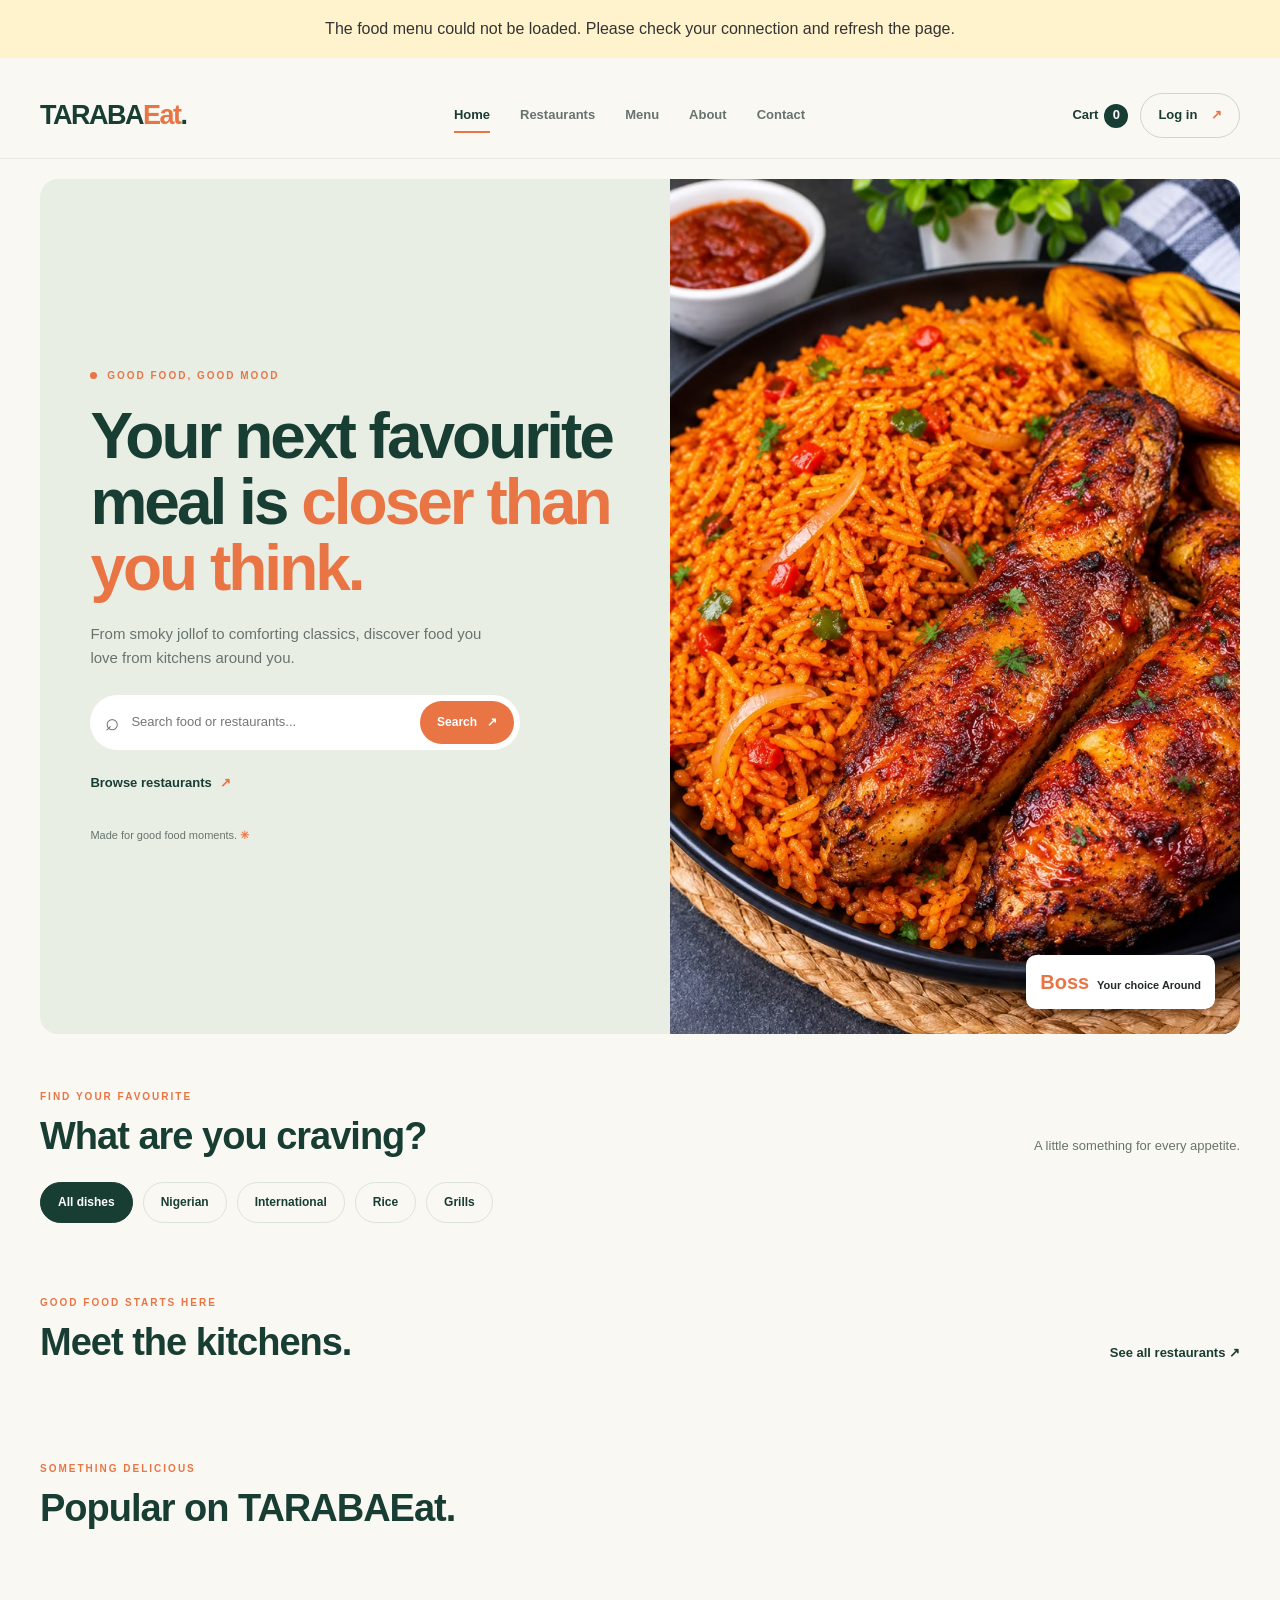
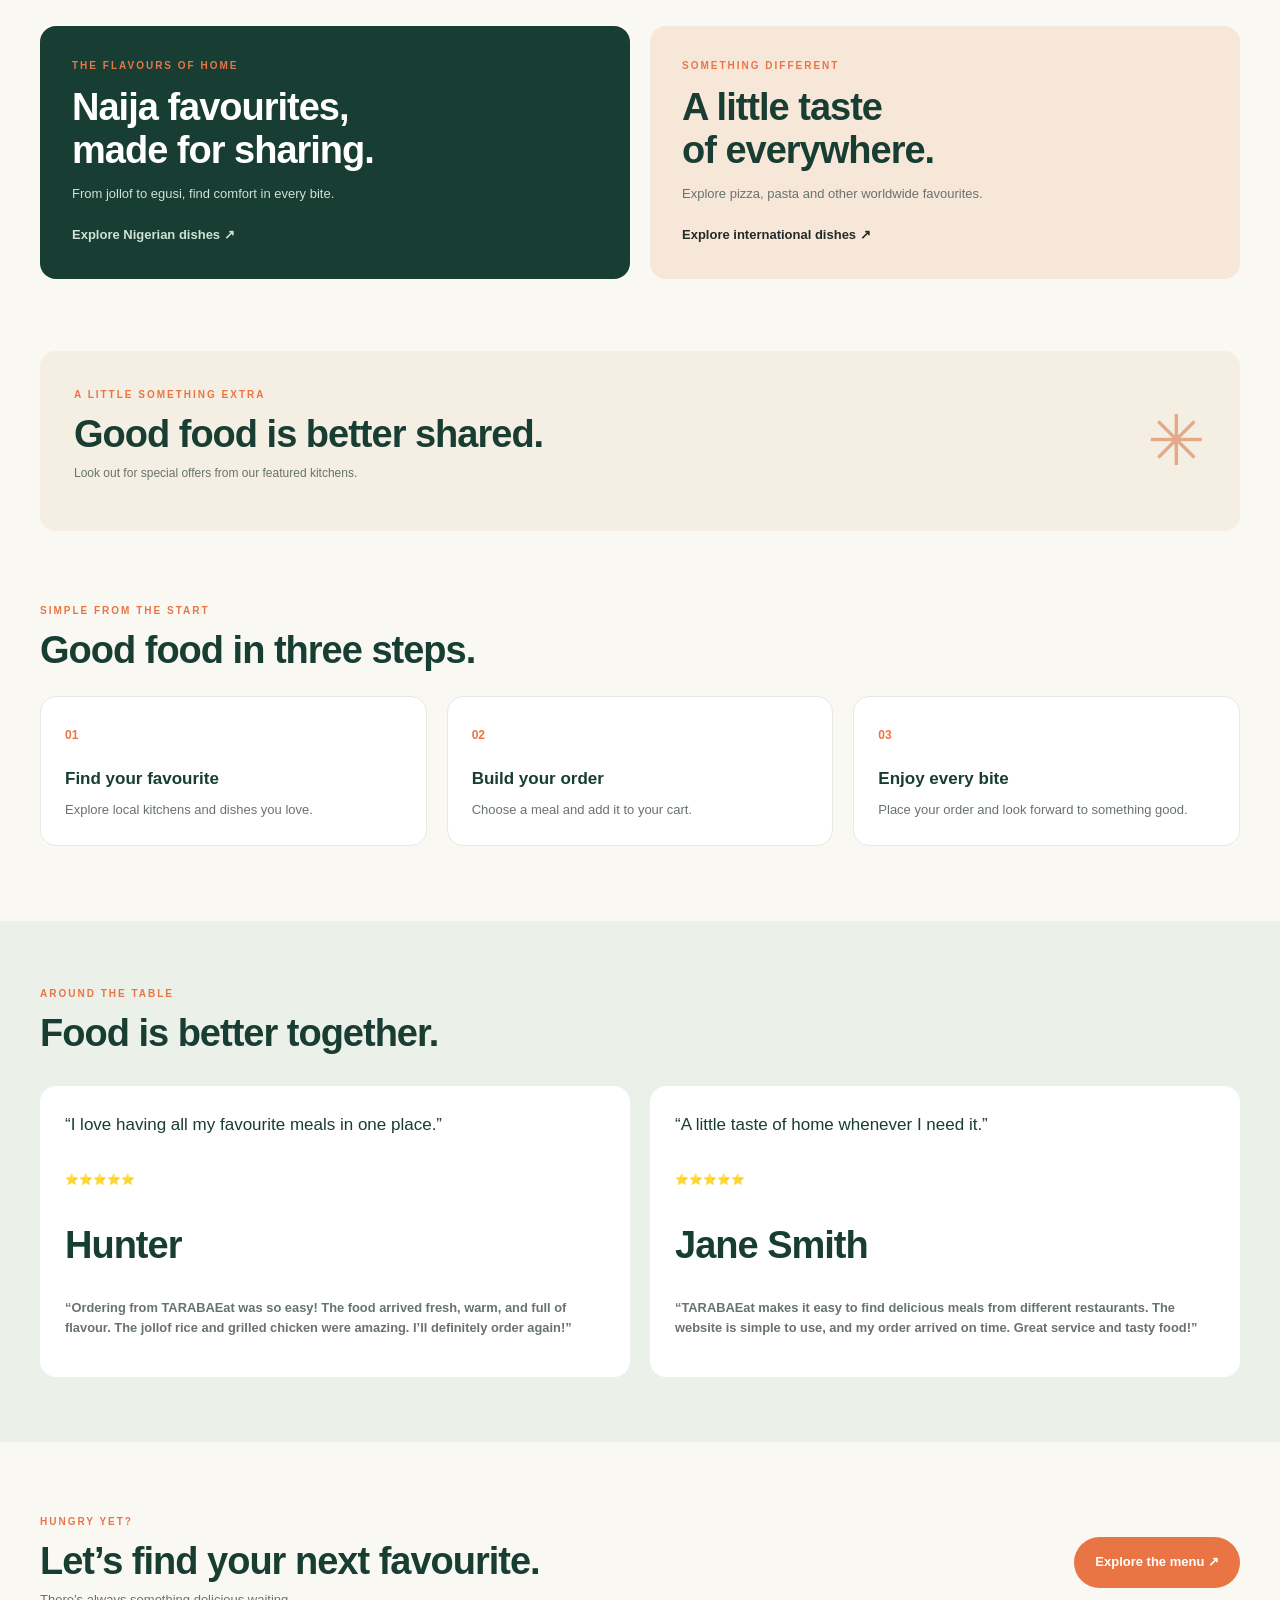
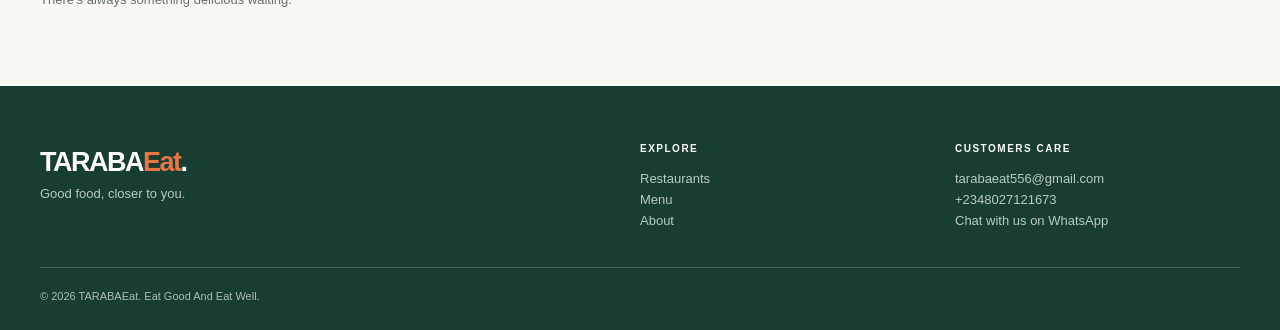
<file: index.html>
<!DOCTYPE html>
<html lang="en">

<head>
  <meta charset="UTF-8">

  <meta
    name="viewport"
    content="width=device-width, initial-scale=1.0"
  >

  <meta name="theme-color" content="#183D32">

  <title>TARABAEat — Good food, closer to you</title>

  <!-- Shared styles -->
  <link rel="stylesheet" href="style.css">

  <link rel="stylesheet" href="cart.css">

  <!-- Homepage styles -->
  <link rel="stylesheet" href="home.css">

  <!-- Mobile and tablet styles -->
  <link rel="stylesheet" href="responsive.css">

  <!-- One JavaScript file for the project -->
  <script src="script.js" defer></script>
</head>

<body>

  <!-- Navigation bar -->
  <header class="site-header">

    <nav class="container navigation" aria-label="Main navigation">

      <a class="logo" href="#home">
        TARABA<span>Eat</span><i>.</i>
      </a>

      <div class="nav-links">
        <a class="active" href="#home">Home</a>
        <a href="#restaurants">Restaurants</a>
        <a href="#dishes">Menu</a>
        <a href="#about">About</a>
        <a href="#contact">Contact</a>
      </div>
<div class="header-actions">
  <a class="cart-nav" href="cart.html">
    Cart <span data-cart-count>0</span>
  </a>

  <button
    class="login-button"
    id="open-login"
    type="button"
  >
    Log in <span>↗</span>
  </button>
</div>

    </nav>

  </header>


  <main id="home">

    <!-- Hero section -->
    <section
      class="hero container"
      aria-labelledby="hero-title"
    >

      <div class="hero-copy">

        <p class="eyebrow">
          <span></span>
          GOOD FOOD, GOOD MOOD
        </p>

        <h1 id="hero-title">
          Your next favourite meal is
          <em>closer than you think.</em>
        </h1>

        <p>
          From smoky jollof to comforting classics,
          discover food you love from kitchens around you.
        </p>

        <form
          id="food-search"
          class="search-form"
          role="search"
        >

          <label
            class="visually-hidden"
            for="search-input"
          >
            Search food or restaurants
          </label>

          <span aria-hidden="true">⌕</span>

          <input
            id="search-input"
            type="search"
            placeholder="Search food or restaurants..."
          >

          <button type="submit">
            Search <span>↗</span>
          </button>

        </form>

        <a class="text-link" href="#restaurants">
          Browse restaurants <span>↗</span>
        </a>

        <p class="hero-note">
          Made for good food moments. <strong>✳</strong>
        </p>

      </div>

      <div
        class="hero-image photo"
        data-placeholder="Jollof rice & grilled chicken"
      >

        <img
          src="image/Jollof Rice with Grilled Chicken.jpg"
          alt="Jollof rice
           served with grilled chicken"
        >

        <span class="hero-tag">
          <b>Boss</b> Your choice Around
        </span>

      </div>

    </section>


    <!-- Food categories -->
    <section
      class="container section categories-section"
      aria-labelledby="category-title"
    >

      <div class="section-heading">

        <div>
          <p class="eyebrow">FIND YOUR FAVOURITE</p>
          <h2 id="category-title">What are you craving?</h2>
        </div>

        <p>A little something for every appetite.</p>

      </div>

      <div class="category-list" aria-label="Dish categories">

        <button
          class="category active"
          data-filter="All"
          aria-pressed="true"
        >
          All dishes
        </button>

        <button
          class="category"
          data-filter="Nigerian"
          aria-pressed="false"
        >
          Nigerian
        </button>

        <button
          class="category"
          data-filter="International"
          aria-pressed="false"
        >
          International
        </button>

        <button
          class="category"
          data-filter="Rice"
          aria-pressed="false"
        >
          Rice
        </button>

        <button
          class="category"
          data-filter="Grills"
          aria-pressed="false"
        >
          Grills
        </button>

      </div>

    </section>


    <!-- Featured restaurants -->
    <section
      id="restaurants"
      class="container section"
      aria-labelledby="restaurants-title"
    >

      <div class="section-heading">

        <div>
          <p class="eyebrow">GOOD FOOD STARTS HERE</p>
          <h2 id="restaurants-title">Meet the kitchens.</h2>
        </div>

        <a class="text-link" href="restaurants.html">
  See all restaurants ↗
</a>

      </div>

      <!-- JavaScript will display the restaurants here -->
      <div
        id="restaurant-list"
        class="restaurant-grid"
      ></div>

    </section>


    <!-- Popular dishes -->
    <section
      id="dishes"
      class="container section"
      aria-labelledby="dishes-title"
    >

      <div class="section-heading">

        <div>
          <p class="eyebrow">SOMETHING DELICIOUS</p>
          <h2 id="dishes-title">Popular on TARABAEat.</h2>
        </div>

      </div>

      <p
        id="search-status"
        class="search-status"
        aria-live="polite"
      ></p>

      <!-- JavaScript will display the dishes here -->
      <div id="dish-list" class="dish-grid"></div>

    </section>


    <!-- Nigerian and international food -->
    <section
      class="container feature-grid section"
      aria-label="Explore our cuisines"
    >

      <article class="feature feature-green">

        <p class="eyebrow">THE FLAVOURS OF HOME</p>

        <h2>
          Naija favourites,<br>
          made for sharing.
        </h2>

        <p>
          From jollof to egusi, find comfort in every bite.
        </p>

        <a href="#dishes" data-cuisine="Nigerian">
          Explore Nigerian dishes ↗
        </a>

      </article>


      <article class="feature feature-peach">

        <p class="eyebrow">SOMETHING DIFFERENT</p>

        <h2>
          A little taste<br>
          of everywhere.
        </h2>

        <p>
          Explore pizza, pasta and other worldwide favourites.
        </p>

        <a href="#dishes" data-cuisine="International">
          Explore international dishes ↗
        </a>

      </article>

    </section>


    <!-- Special offer -->
    <section
      class="container section offer"
      aria-label="Special offers"
    >

      <div>

        <p class="eyebrow">A LITTLE SOMETHING EXTRA</p>

        <h2>Good food is better shared.</h2>

        <p>
          Look out for special offers from our featured kitchens.
        </p>

      </div>

      <span aria-hidden="true">✳</span>

    </section>


    <!-- How TARABAEat works -->
    <section
      id="about"
      class="container section"
      aria-labelledby="how-title"
    >

      <div class="section-heading">

        <div>
          <p class="eyebrow">SIMPLE FROM THE START</p>
          <h2 id="how-title">Good food in three steps.</h2>
        </div>

      </div>

      <div class="steps">

        <article>
          <span>01</span>
          <h3>Find your favourite</h3>
          <p>Explore local kitchens and dishes you love.</p>
        </article>

        <article>
          <span>02</span>
          <h3>Build your order</h3>
          <p>Choose a meal and add it to your cart.</p>
        </article>

        <article>
          <span>03</span>
          <h3>Enjoy every bite</h3>
          <p>Place your order and look forward to something good.</p>
        </article>

      </div>

    </section>

    <section class="testimonials">

      <div class="container">

        <p class="eyebrow">AROUND THE TABLE</p>

        <h2>Food is better together.</h2>

        <div class="quote-grid">

         <blockquote>
  “I love having all my favourite meals in one place.”

  <cite>
    <br>
    ⭐⭐⭐⭐⭐
    <br><br><br>

    <h2>Hunter</h2>
    <span class="review-text">
      <h3>“Ordering from TARABAEat was so easy!
      The food arrived fresh, warm, and full of flavour.
      The jollof rice and grilled chicken were amazing.
      I’ll definitely order again!”</h3>
    </span>
  </cite>
</blockquote>

<blockquote>
  “A little taste of home whenever I need it.”

  <cite>
    <br>
    ⭐⭐⭐⭐⭐
    <br><br><br>

    <h2>Jane Smith</h2>
    <span class="review-text">
      <h3>“TARABAEat makes it easy to find delicious meals
      from different restaurants. The website is simple
      to use, and my order arrived on time.
      Great service and tasty food!”</h3>
    </span>
  </cite>
</blockquote>

        </div>

      </div>

    </section>


    <!-- Final call to action -->
    <section class="container section final-cta">

      <div>

        <p class="eyebrow">HUNGRY YET?</p>

        <h2>Let’s find your next favourite.</h2>

        <p>There’s always something delicious waiting.</p>

      </div>

      <a class="primary-button" href="#dishes">
        Explore the menu ↗
      </a>

    </section>

  </main>


  <!-- Footer -->
  <footer id="contact" class="site-footer">

    <div class="container footer-grid">

      <div>
        <a class="logo footer-logo" href="#home">
          TARABA<span>Eat</span><i>.</i>
        </a>

        <p>Good food, closer to you.</p>
      </div>

      <div>
        <strong>EXPLORE</strong>

        <a href="#restaurants">Restaurants</a>
        <a href="#dishes">Menu</a>
        <a href="#about">About</a>
      </div>

      <div>
  <strong>CUSTOMERS CARE</strong>

  <a href="mailto:frank4real2041@gmail.com">
    tarabaeat556@gmail.com
  </a>

  <a href="tel:+2348027121673">
    +2348027121673
  </a>

  <a
    href="https://wa.me/+2347011861797"
    target="_blank"
    rel="noopener noreferrer"
  >
    Chat with us on WhatsApp
  </a>
</div>

    </div>

    <div class="container footer-bottom">
      © 2026 TARABAEat. Eat Good And Eat Well.
    </div>

  </footer>

<dialog id="login-dialog" aria-labelledby="login-title">

  <div class="login-panel">

    <button
      type="button"
      class="close-login"
      id="close-login"
      aria-label="Close login"
    >
      ×
    </button>

    <p class="eyebrow">WELCOME TO TARABAEat</p>

    <h2 id="login-title">Good to see you.</h2>

    <p id="login-description">
      Log in to find your next favourite meal.
    </p>

    <form id="login-form">

      <div id="name-field" hidden>

        <label for="customer-name">Your name</label>

        <input
          id="customer-name"
          type="text"
          placeholder="Enter your name"
          autocomplete="name"
        >

      </div>

      <label for="email">Email address</label>

      <input
        id="email"
        type="email"
        placeholder="you@example.com"
        autocomplete="email"
        required
      >

      <label for="password">Password</label>

      <input
        id="password"
        type="password"
        placeholder="password"
        autocomplete="current-password"
        required
      >

      <button
        class="primary-button"
        type="submit"
        id="submit-login"
      >
        Log in
      </button>

    </form>

    <button
      class="google-button"
      id="google-login"
      type="button"
    >
      Continue with Google
    </button>

    <p class="auth-switch">

      <span id="switch-label">
        Don't have an account?
      </span>

      <button type="button" id="switch-auth">
        Sign up
      </button>

    </p>

    <p id="login-message" role="status" hidden></p>

  </div>

</dialog>
</body>
</html>
</file>
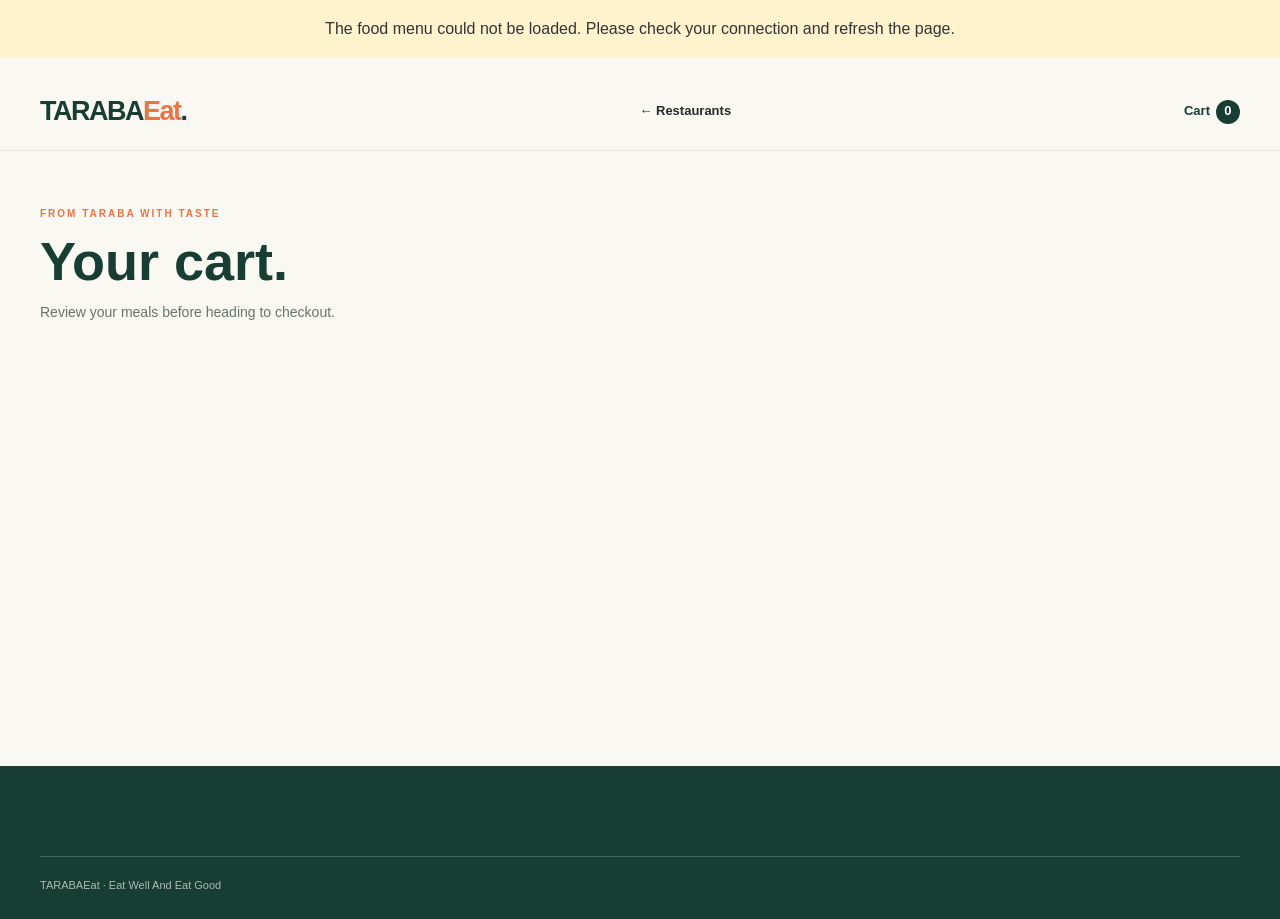
<file: cart.html>
<!DOCTYPE html>
<html lang="en">
<head>
  <meta charset="UTF-8">

  <meta
    name="viewport"
    content="width=device-width, initial-scale=1"
  >

  <title>Your cart | TARABAEat</title>

  <link rel="stylesheet" href="style.css">
  <link rel="stylesheet" href="cart.css">

  <script src="script.js" defer></script>
</head>

<body>
  <header class="site-header">
    <nav
      class="container cart-header"
      aria-label="Main navigation"
    >
      <a class="logo" href="index.html">
        TARABA<span>Eat</span><i>.</i>
      </a>

      <a href="restaurants.html">
        ← Restaurants
      </a>

      <a class="cart-nav" href="cart.html">
        Cart <span data-cart-count>0</span>
      </a>
    </nav>
  </header>

  <main class="container cart-page">
    <p class="eyebrow">FROM TARABA WITH TASTE</p>

    <h1>Your cart.</h1>

    <p class="cart-intro">
      Review your meals before heading to checkout.
    </p>

    <div id="cart-content"></div>
  </main>

  <footer class="site-footer">
    <div class="container footer-bottom">
      TARABAEat · Eat Well And Eat Good
    </div>
  </footer>
</body>
</html>
</file>
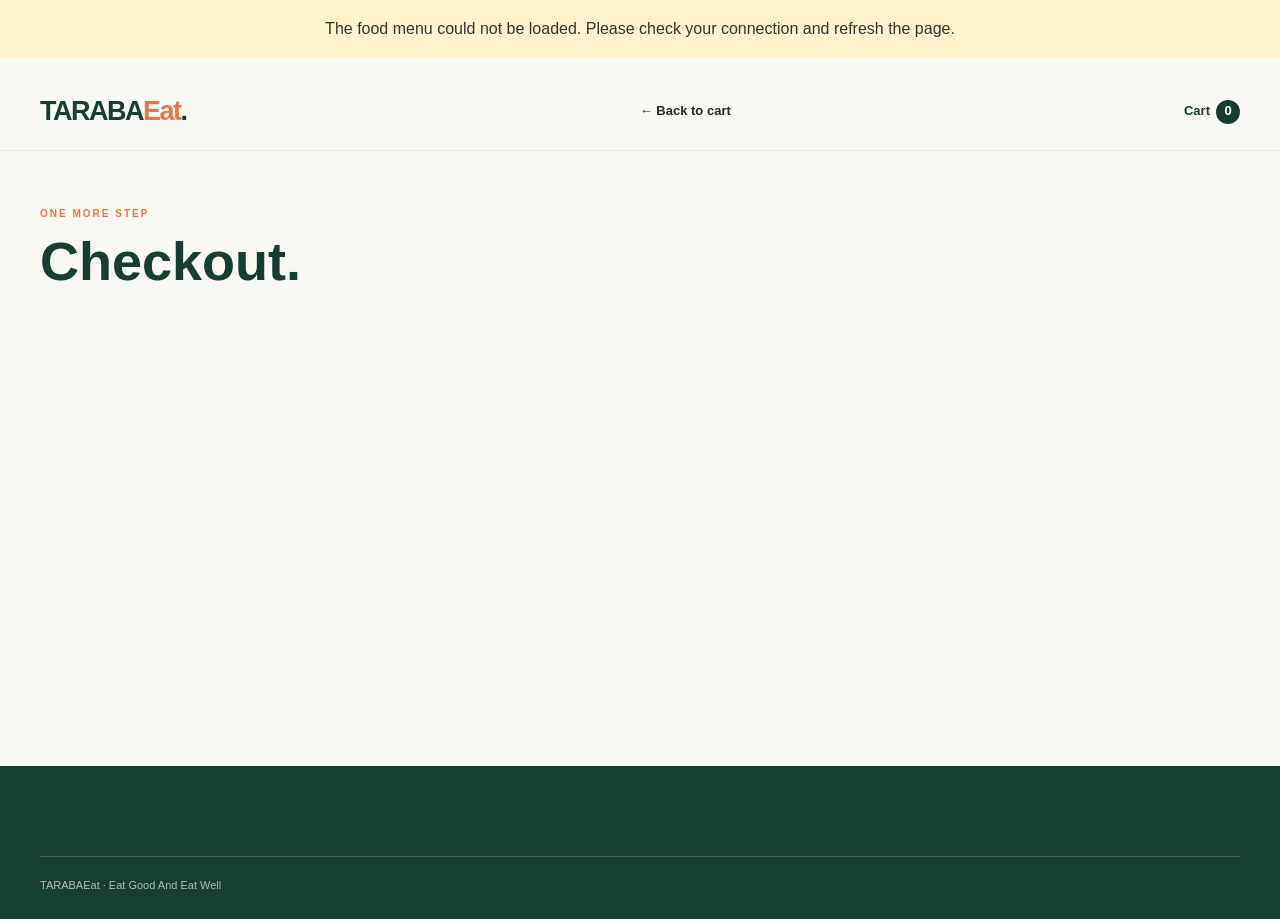
<file: checkout.html>
<!DOCTYPE html>
<html lang="en">
<head>
  <meta charset="UTF-8">

  <meta
    name="viewport"
    content="width=device-width, initial-scale=1"
  >

  <title>Checkout | TARABAEat</title>

  <link rel="stylesheet" href="style.css">
  <link rel="stylesheet" href="cart.css">

  <script src="script.js" defer></script>
</head>

<body>
  <header class="site-header">
    <nav
      class="container cart-header"
      aria-label="Main navigation"
    >
      <a class="logo" href="index.html">
        TARABA<span>Eat</span><i>.</i>
      </a>

      <a href="cart.html">
        ← Back to cart
      </a>

      <a class="cart-nav" href="cart.html">
        Cart <span data-cart-count>0</span>
      </a>
    </nav>
  </header>

  <main class="container cart-page">
    <p class="eyebrow">ONE MORE STEP</p>

    <h1>Checkout.</h1>

    <div id="checkout-content"></div>
  </main>

  <footer class="site-footer">
    <div class="container footer-bottom">
      TARABAEat · Eat Good And Eat Well
    </div>
  </footer>
</body>
</html>
</file>
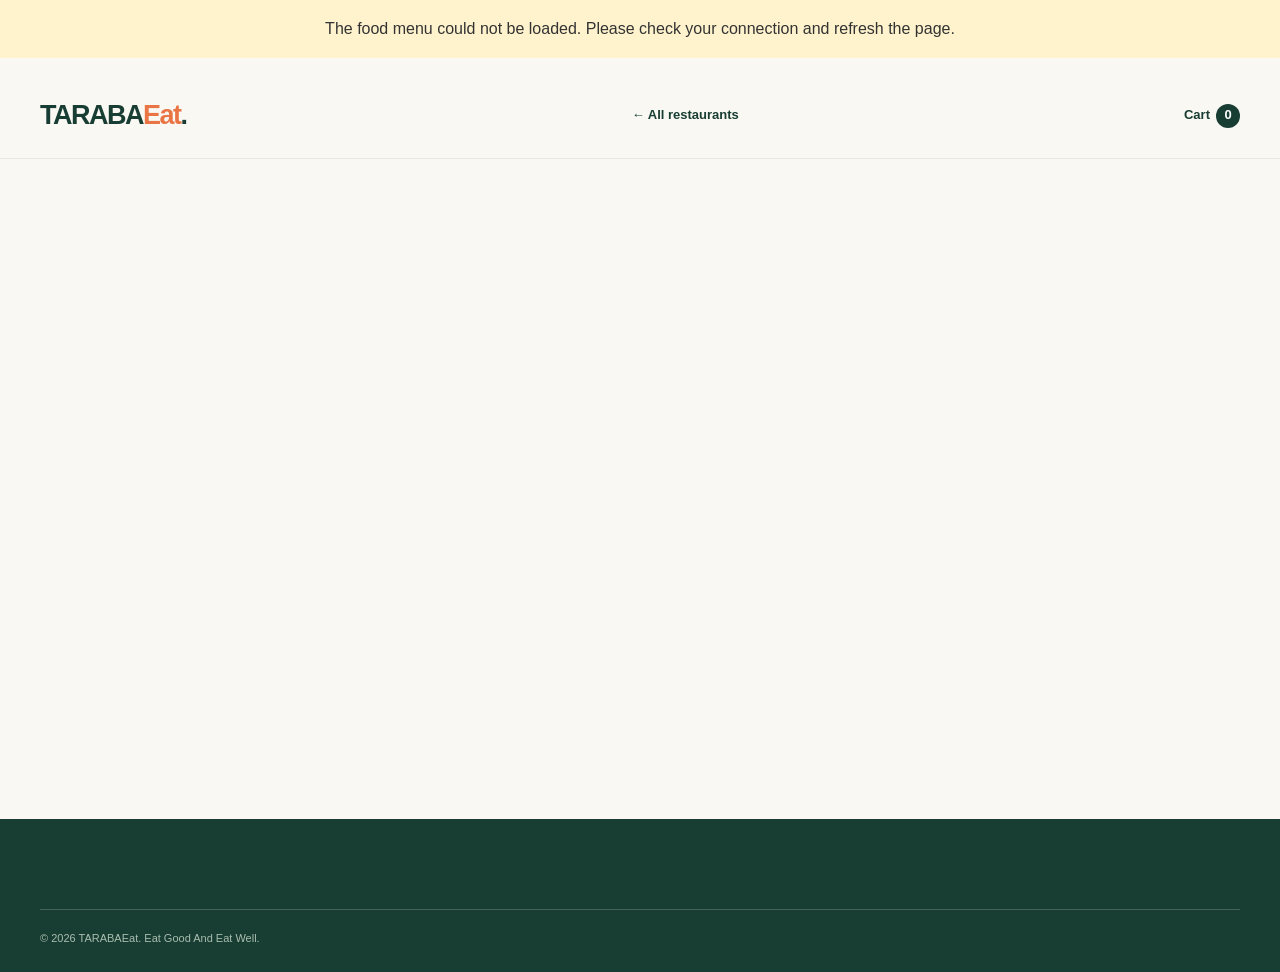
<file: restaurant-details.html>
<!DOCTYPE html>
<html lang="en">

<head>
  <meta charset="UTF-8">

  <meta
    name="viewport"
    content="width=device-width, initial-scale=1"
  >

  <title>Restaurant menu | TARABAEat</title>
<link rel="stylesheet" href="cart.css">
  <link rel="stylesheet" href="style.css">
  <link rel="stylesheet" href="restaurants.css">
  <link rel="stylesheet" href="responsive.css">

  <script src="script.js" defer></script>
</head>

<body>

  <!-- Navigation -->
  <header class="site-header">

    <nav
      class="container directory-nav"
      aria-label="Main navigation"
    >

      <a class="logo" href="index.html">
        TARABA<span>Eat</span><i>.</i>
      </a>

      <a href="restaurants.html">
        ← All restaurants
      </a>
<a class="cart-nav" href="cart.html">
  Cart <span data-cart-count>0</span>
</a>
    </nav>

  </header>


  <main class="container directory-main">

    <!-- JavaScript displays the selected restaurant here -->
    <div id="restaurant-details"></div>

  </main>


  <footer class="site-footer">

    <div class="container footer-bottom">
      © 2026 TARABAEat. Eat Good And Eat Well.
    </div>

  </footer>

</body>
</html>
</file>
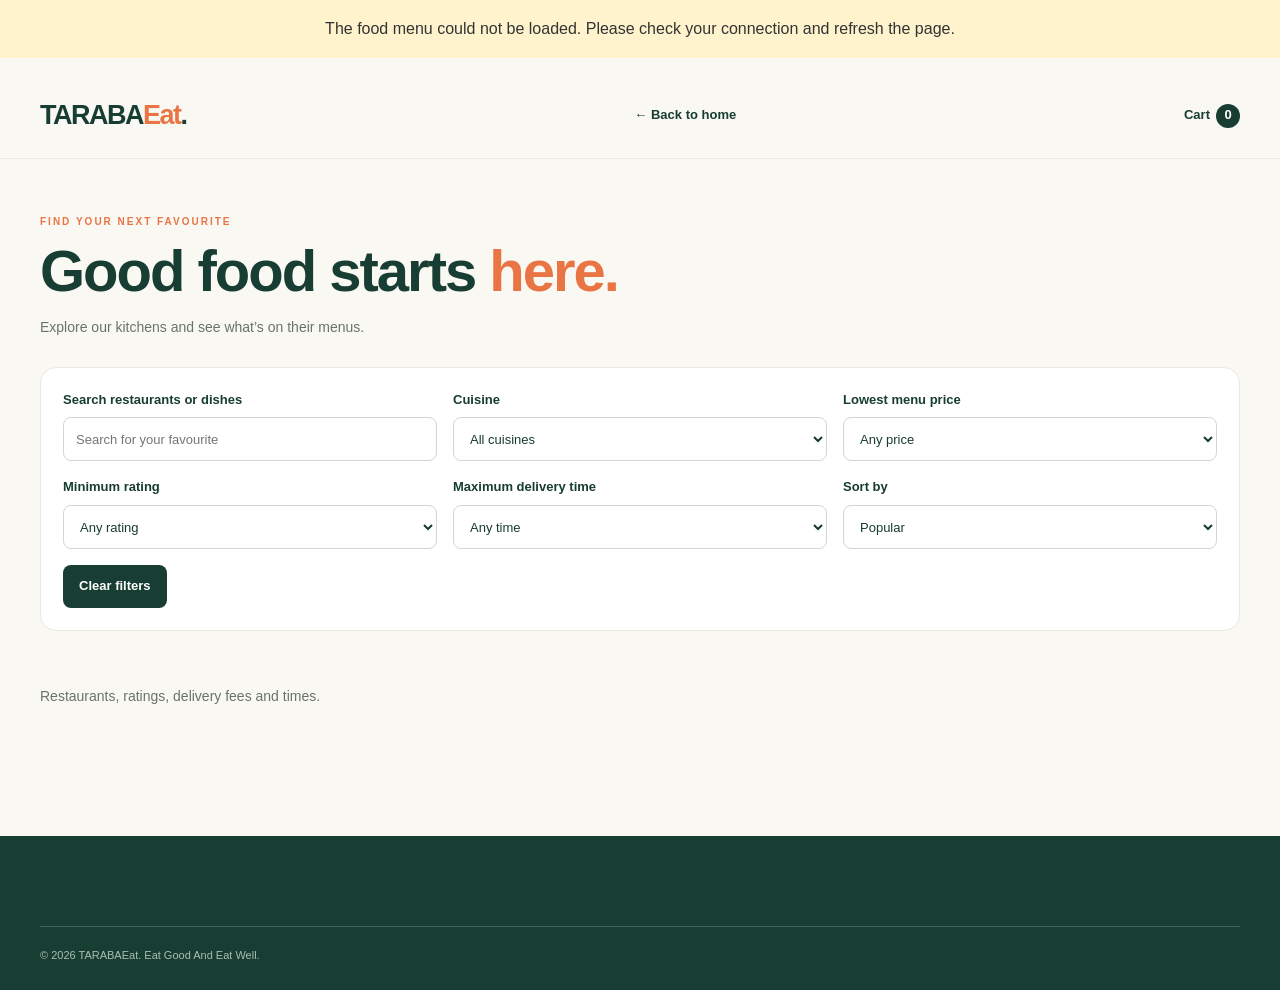
<file: restaurants.html>
<!DOCTYPE html>
<html lang="en">

<head>
  <meta charset="UTF-8">

  <meta
    name="viewport"
    content="width=device-width, initial-scale=1"
  >

  <title>Restaurants | TARABAEat</title>
<link rel="stylesheet" href="cart.css">
  <link rel="stylesheet" href="style.css">
  <link rel="stylesheet" href="restaurants.css">
  <link rel="stylesheet" href="responsive.css">
  <script src="script.js" defer></script>
</head>

<body>

  <!-- Navigation -->
  <header class="site-header">

    <nav
      class="container directory-nav"
      aria-label="Main navigation"
    >

      <a class="logo" href="index.html">
        TARABA<span>Eat</span><i>.</i>
      </a>

      <a href="index.html">
        ← Back to home
      </a>
<a class="cart-nav" href="cart.html">
  Cart <span data-cart-count>0</span>
</a>
    </nav>

  </header>


  <main class="container directory-main">

    <p class="eyebrow">
      FIND YOUR NEXT FAVOURITE
    </p>

    <h1>
      Good food starts <em>here.</em>
    </h1>

    <p class="directory-intro">
      Explore our kitchens and see what’s on their menus.
    </p>

<!-- Search and filter controls -->
<section
  class="discovery-filters"
  aria-label="Search and filter restaurants"
>
  <label>
    Search restaurants or dishes

    <input
      id="directory-search"
      type="search"
      placeholder="Search for your favourite"
      autocomplete="off"
    >
  </label>

  <label>
    Cuisine

    <select id="filter-cuisine">
      <option value="all">All cuisines</option>
      <option value="Nigerian">Nigerian</option>
      <option value="International">International</option>
    </select>
  </label>

  <label>
    Lowest menu price

    <select id="filter-price">
      <option value="all">Any price</option>
      <option value="2000">Up to ₦2,000</option>
      <option value="4000">Up to ₦4,000</option>
      <option value="6000">Up to ₦6,000</option>
    </select>
  </label>

  <label>
    Minimum rating

    <select id="filter-rating">
      <option value="all">Any rating</option>
      <option value="4.5">4.5 and above</option>
      <option value="4.7">4.7 and above</option>
      <option value="4.8">4.8 and above</option>
    </select>
  </label>

  <label>
    Maximum delivery time

    <select id="filter-time">
      <option value="all">Any time</option>
      <option value="35">Up to 35 minutes</option>
      <option value="40">Up to 40 minutes</option>
      <option value="45">Up to 45 minutes</option>
    </select>
  </label>

  <label>
    Sort by

    <select id="sort-restaurants">
      <option value="popular">Popular</option>
      <option value="rating">Highest rating</option>
      <option value="fee">Lowest delivery fee</option>
    </select>
  </label>

  <button id="clear-filters" type="button">
    Clear filters
  </button>
</section>

<p
  id="directory-status"
  class="directory-status"
  aria-live="polite"
></p>
    <!-- JavaScript displays the restaurant cards here -->
    <div id="directory-list" class="directory-grid"></div>

    <p class="directory-note">
      Restaurants, ratings, delivery fees and times.
    </p>

  </main>


  <footer class="site-footer">

    <div class="container footer-bottom">
      © 2026 TARABAEat. Eat Good And Eat Well.
    </div>

  </footer>

</body>
</html>
</file>
<file: style.css>
/* =========================================
   1. Colours and shared values
========================================= */

:root {
  --color-primary: #183D32;
  --color-background: #FAF8F3;
  --color-surface: #FFFFFF;
  --color-text: #242A27;
  --color-muted: #68736D;
  --color-accent: #E97545;
  --color-border: #E7E9E3;

  --font-main: Arial, Helvetica, sans-serif;
  --page-width: 1200px;
  --card-radius: 16px;
}


/* =========================================
   2. General styles
========================================= */

* {
  box-sizing: border-box;
}

html {
  scroll-behavior: smooth;
  scroll-padding-top: 130px;
}

body {
  margin: 0;
  background: var(--color-background);
  color: var(--color-text);
  font-family: var(--font-main);
  line-height: 1.6;
}

button,
input {
  font: inherit;
}

button {
  cursor: pointer;
}

a {
  color: inherit;
  text-decoration: none;
}

h1,
h2,
h3,
p {
  margin-top: 0;
}

.container {
  width: min(100% - 40px, var(--page-width));
  margin-inline: auto;
}

.visually-hidden {
  position: absolute;
  width: 1px;
  height: 1px;
  padding: 0;
  margin: -1px;
  overflow: hidden;
  clip: rect(0, 0, 0, 0);
  white-space: nowrap;
  border: 0;
}


/* =========================================
   3. Navigation
========================================= */

.site-header {
  position: sticky;
  top: 0;
  z-index: 10;
  background: var(--color-background);
  border-bottom: 1px solid var(--color-border);
}

.navigation {
  min-height: 84px;
  display: flex;
  align-items: center;
  justify-content: space-between;
  gap: 22px;
}

.logo {
  color: var(--color-primary);
  font-size: 27px;
  font-weight: 800;
  letter-spacing: -1.5px;
  white-space: nowrap;
}

.logo span {
  color: var(--color-accent);
}

.logo i {
  color: var(--color-primary);
  font-style: normal;
}

.nav-links {
  display: flex;
  align-items: center;
  gap: 30px;
  font-size: 13px;
  font-weight: 700;
  color: var(--color-muted);
}

.nav-links a {
  position: relative;
  padding: 10px 0;
  white-space: nowrap;
}

.nav-links a:hover,
.nav-links a.active {
  color: var(--color-primary);
}

.nav-links a.active::after {
  content: '';
  position: absolute;
  left: 0;
  right: 0;
  bottom: 3px;
  height: 2px;
  background: var(--color-accent);
}

.login-button {
  border: 1px solid #cbd6cd;
  border-radius: 30px;
  background: transparent;
  color: var(--color-primary);
  padding: 11px 17px;
  font-size: 13px;
  font-weight: 700;
  white-space: nowrap;
}

.login-button span {
  color: var(--color-accent);
  padding-left: 10px;
}


/* =========================================
   4. Shared buttons and headings
========================================= */

.primary-button {
  display: inline-flex;
  align-items: center;
  justify-content: center;
  gap: 20px;
  padding: 15px 21px;
  border: 0;
  border-radius: 30px;
  background: var(--color-accent);
  color: white;
  font-weight: 700;
  font-size: 13px;
}

.primary-button:hover {
  background: #cc6038;
}

.section {
  padding-top: 72px;
}

.eyebrow {
  color: var(--color-accent);
  font-size: 10px;
  font-weight: 800;
  letter-spacing: 2px;
}

h2 {
  color: var(--color-primary);
  font-size: clamp(28px, 3vw, 38px);
  line-height: 1.12;
  letter-spacing: -1px;
}

.section-heading {
  display: flex;
  justify-content: space-between;
  align-items: end;
  gap: 25px;
  margin-bottom: 25px;
}

.section-heading h2,
.section-heading p {
  margin-bottom: 0;
}

.section-heading > p {
  color: var(--color-muted);
  font-size: 13px;
}

.section-heading .eyebrow {
  margin-bottom: 10px;
}


/* =========================================
   5. Picture placeholders
========================================= */

.photo {
  position: relative;
  overflow: hidden;
  background: #e6ece3;
}

.photo::before {
  content: attr(data-placeholder);
  position: absolute;
  inset: 0;
  display: grid;
  place-items: center;
  padding: 20px;
  color: #789083;
  text-align: center;
  font-size: 12px;
  font-weight: 700;
}

.photo img {
  display: block;
  position: relative;
  width: 100%;
  height: 100%;
  object-fit: cover;
}

.photo img[hidden] {
  display: none;
}


/* =========================================
   6. Footer
========================================= */

.site-footer {
  margin-top: 75px;
  padding: 55px 0 25px;
  color: #d6e3da;
  background: var(--color-primary);
}

.footer-grid {
  display: grid;
  grid-template-columns: 2fr 1fr 1fr;
  gap: 30px;
}

.footer-logo,
.footer-logo i {
  color: white;
}

.footer-grid p,
.footer-grid a:not(.logo) {
  display: block;
  color: #b9cbc0;
  font-size: 13px;
}

.footer-grid strong {
  display: block;
  margin-bottom: 12px;
  color: white;
  font-size: 10px;
  letter-spacing: 1.5px;
}

.footer-bottom {
  margin-top: 35px;
  padding-top: 20px;
  border-top: 1px solid #466257;
  color: #a9beb0;
  font-size: 11px;
}
/* Login and sign-up switch */

.auth-switch {
  margin: 18px 0 0;
  text-align: center;
  color: var(--color-muted);
  font-size: 13px;
}

.auth-switch button {
  padding: 0;
  border: 0;
  background: transparent;
  color: var(--color-accent);
  font-weight: 700;
}
</file>
<file: cart.css>
/* Cart links and meal buttons */

.header-actions {
  display: flex;
  align-items: center;
  gap: 12px;
}

.cart-nav {
  display: inline-flex;
  align-items: center;
  gap: 6px;
  color: var(--color-primary);
  font-size: 13px;
  font-weight: 700;
  white-space: nowrap;
}

.cart-nav span {
  display: inline-grid;
  min-width: 24px;
  height: 24px;
  place-items: center;
  border-radius: 50%;
  background: var(--color-primary);
  color: white;
}

.add-to-cart {
  display: block;
  margin-top: 14px;
  padding: 9px 15px;
  border: 0;
  border-radius: 22px;
  background: var(--color-primary);
  color: white;
  font-size: 12px;
  font-weight: 700;
}

.add-to-cart:hover {
  background: #315e4f;
}

.cart-message {
  position: fixed;
  right: 20px;
  bottom: 20px;
  z-index: 20;
  max-width: min(340px, calc(100% - 40px));
  padding: 12px 16px;
  border-radius: 10px;
  background: var(--color-primary);
  color: white;
  box-shadow: 0 6px 20px #0003;
  font-size: 14px;
}

.cart-message:empty {
  display: none;
}

/* Cart and checkout pages */

.cart-header {
  display: flex;
  align-items: center;
  justify-content: space-between;
  gap: 12px;
  min-height: 76px;
}

.cart-header > a:not(.logo) {
  font-size: 13px;
  font-weight: 700;
}

.cart-page {
  min-height: 60vh;
  padding-top: 55px;
}

.cart-page h1 {
  margin-bottom: 10px;
  color: var(--color-primary);
  font-size: clamp(36px, 5vw, 54px);
  line-height: 1.1;
}

.cart-intro,
.cart-muted {
  color: var(--color-muted);
  font-size: 14px;
}

.cart-layout {
  display: grid;
  grid-template-columns: minmax(0, 2fr) minmax(240px, 1fr);
  align-items: start;
  gap: 24px;
  margin-top: 28px;
}

.cart-panel {
  padding: 24px;
  border: 1px solid var(--color-border);
  border-radius: 16px;
  background: white;
}

.cart-panel h2 {
  margin-bottom: 12px;
  font-size: 23px;
}

.cart-item {
  display: flex;
  align-items: center;
  justify-content: space-between;
  gap: 15px;
  padding: 18px 0;
  border-bottom: 1px solid var(--color-border);
}

.cart-item h3 {
  margin: 0;
  color: var(--color-primary);
  font-size: 16px;
}

.cart-item p {
  margin: 4px 0;
  color: var(--color-muted);
  font-size: 13px;
}

.quantity-actions {
  display: flex;
  align-items: center;
  gap: 10px;
}

.quantity-actions button,
.cart-secondary {
  padding: 7px 11px;
  border: 1px solid #ccd9d0;
  border-radius: 8px;
  background: white;
  color: var(--color-primary);
  font-weight: 700;
}

.cart-remove {
  display: block;
  margin: 8px 0 0 auto;
  padding: 0;
  border: 0;
  background: transparent;
  color: #a5442d;
  font-size: 12px;
}

.cart-totals div {
  display: flex;
  justify-content: space-between;
  gap: 15px;
  padding: 8px 0;
  font-size: 14px;
}

.cart-totals .cart-total {
  margin-top: 8px;
  padding-top: 16px;
  border-top: 1px solid var(--color-border);
  font-size: 17px;
  font-weight: 800;
}

.cart-panel .primary-button {
  margin-top: 18px;
}

.cart-empty {
  max-width: 560px;
  margin-top: 28px;
}

.checkout-form label {
  display: block;
  margin: 16px 0 5px;
  font-size: 13px;
  font-weight: 700;
}

.checkout-form input,
.checkout-form textarea,
.checkout-form select {
  width: 100%;
  padding: 12px;
  border: 1px solid #ccd9d0;
  border-radius: 8px;
  background: white;
  color: var(--color-text);
  font: inherit;
}

.checkout-form textarea {
  min-height: 88px;
  resize: vertical;
}

.checkout-note {
  padding: 12px;
  border-radius: 8px;
  background: #fff1e8;
  font-size: 13px;
}

@media (max-width: 700px) {
  .cart-layout {
    grid-template-columns: 1fr;
  }
}

@media (max-width: 620px) {
  .header-actions {
    grid-area: login;
  }

  .header-actions .login-button {
    grid-area: auto;
  }

  .cart-page {
    padding-top: 35px;
  }

  .cart-panel {
    padding: 18px;
  }
}
</file>
<file: home.css>
/* =========================================
   Hero section
========================================= */

.hero {
  display: grid;
  grid-template-columns: 1.05fr .95fr;
  min-height: 470px;
  margin-top: 20px;
  overflow: hidden;
  border-radius: 18px;
  background: #e9eee5;
}

.hero-copy {
  padding: 65px 8%;
  align-self: center;
}

.hero-copy .eyebrow span {
  display: inline-block;
  width: 7px;
  height: 7px;
  margin-right: 5px;
  border-radius: 50%;
  background: var(--color-accent);
}

.hero h1 {
  max-width: 540px;
  margin: 20px 0;
  color: var(--color-primary);
  font-size: clamp(42px, 5vw, 65px);
  line-height: 1.03;
  letter-spacing: -3px;
}

.hero h1 em {
  color: var(--color-accent);
  font-style: normal;
}

.hero-copy > p:not(.eyebrow):not(.hero-note) {
  max-width: 410px;
  color: var(--color-muted);
  font-size: 15px;
}

.hero-image {
  min-height: 420px;
  background: #d7e4d5;
}

.hero-tag {
  position: absolute;
  bottom: 25px;
  right: 25px;
  z-index: 1;
  padding: 11px 14px;
  border-radius: 10px;
  background: white;
  font-size: 11px;
  font-weight: 700;
}

.hero-tag b {
  color: var(--color-accent);
  font-size: 20px;
  margin-right: 5px;
}


/* =========================================
   Search
========================================= */

.search-form {
  display: flex;
  align-items: center;
  gap: 10px;
  max-width: 430px;
  margin: 25px 0 19px;
  padding: 6px 6px 6px 15px;
  background: white;
  border-radius: 30px;
}

.search-form > span {
  font-size: 24px;
  line-height: 1;
  color: var(--color-muted);
}

.search-form input {
  min-width: 0;
  flex: 1;
  border: 0;
  outline: 0;
  background: transparent;
  font-size: 13px;
}

.search-form button {
  padding: 12px 17px;
  border: 0;
  border-radius: 30px;
  background: var(--color-accent);
  color: white;
  font-size: 12px;
  font-weight: 700;
}

.search-form button span {
  margin-left: 7px;
}

.text-link {
  color: var(--color-primary);
  font-size: 13px;
  font-weight: 700;
}

.text-link span {
  color: var(--color-accent);
  margin-left: 5px;
}

.hero-note {
  margin: 32px 0 0;
  color: var(--color-muted);
  font-size: 11px;
}

.hero-note strong {
  color: var(--color-accent);
}


/* =========================================
   Food categories
========================================= */

.categories-section {
  padding-top: 55px;
}

.category-list {
  display: flex;
  flex-wrap: wrap;
  gap: 10px;
}

.category {
  padding: 10px 17px;
  border: 1px solid #dce4db;
  border-radius: 25px;
  background: transparent;
  color: var(--color-primary);
  font-size: 12px;
  font-weight: 700;
}

.category.active,
.category:hover {
  color: white;
  background: var(--color-primary);
  border-color: var(--color-primary);
}


/* =========================================
   Restaurant cards
========================================= */

.restaurant-grid {
  display: grid;
  grid-template-columns: repeat(3, 1fr);
  gap: 20px;
}

.restaurant-card,
.dish-card {
  overflow: hidden;
  border: 1px solid var(--color-border);
  border-radius: var(--card-radius);
  background: white;
}

.restaurant-photo {
  height: 165px;
}

.restaurant-info,
.dish-info {
  padding: 17px;
}

.restaurant-info h3,
.dish-info h3 {
  margin: 0 0 5px;
  font-size: 16px;
  color: var(--color-primary);
}

.restaurant-info p,
.dish-info p {
  margin: 0 0 10px;
  color: var(--color-muted);
  font-size: 12px;
}

.restaurant-meta {
  color: #52695c;
  font-size: 11px;
  font-weight: 700;
}


/* =========================================
   Dish cards
========================================= */

.dish-grid {
  display: grid;
  grid-template-columns: repeat(4, 1fr);
  gap: 20px;
}

.dish-photo {
  height: 170px;
}

.dish-info p {
  min-height: 38px;
}

.dish-price {
  color: var(--color-accent);
  font-size: 16px;
  font-weight: 800;
}

.dish-restaurant {
  display: block;
  margin-top: 5px;
  color: var(--color-muted);
  font-size: 11px;
}

.search-status,
.phase-note {
  color: var(--color-muted);
  font-size: 13px;
}

.search-status:empty {
  display: none;
}


/* =========================================
   Cuisine feature cards
========================================= */

.feature-grid {
  display: grid;
  grid-template-columns: 1fr 1fr;
  gap: 20px;
}

.feature {
  min-height: 235px;
  padding: 32px;
  border-radius: var(--card-radius);
}

.feature h2 {
  margin: 12px 0;
}

.feature p:not(.eyebrow) {
  font-size: 13px;
}

.feature a {
  display: inline-block;
  margin-top: 8px;
  font-size: 13px;
  font-weight: 700;
}

.feature-green {
  background: var(--color-primary);
  color: #d0e1d5;
}

.feature-green h2 {
  color: white;
}

.feature-peach {
  background: #f7e7d9;
}

.feature-peach p:not(.eyebrow) {
  color: var(--color-muted);
}


/* =========================================
   Offer
========================================= */

.offer {
  display: flex;
  align-items: center;
  justify-content: space-between;
  gap: 20px;
  margin-top: 72px;
  padding: 34px;
  border-radius: var(--card-radius);
  background: #f5eee3;
}

.offer h2 {
  margin-bottom: 8px;
}

.offer p:not(.eyebrow),
.offer small {
  color: var(--color-muted);
  font-size: 12px;
}

.offer > span {
  color: #e4aa88;
  font-size: 70px;
}


/* =========================================
   How it works
========================================= */

.steps {
  display: grid;
  grid-template-columns: repeat(3, 1fr);
  gap: 20px;
}

.steps article {
  padding: 24px;
  border: 1px solid var(--color-border);
  border-radius: var(--card-radius);
  background: white;
}

.steps span {
  color: var(--color-accent);
  font-size: 12px;
  font-weight: 800;
}

.steps h3 {
  margin: 18px 0 8px;
  color: var(--color-primary);
  font-size: 17px;
}

.steps p {
  margin: 0;
  color: var(--color-muted);
  font-size: 13px;
}

.phase-note {
  margin-top: 12px;
}


/* =========================================
   Testimonials
========================================= */

.testimonials {
  margin-top: 75px;
  padding: 65px 0;
  background: #ebf0e9;
}

.quote-grid {
  display: grid;
  grid-template-columns: repeat(2, 1fr);
  gap: 20px;
}

blockquote {
  margin: 0;
  padding: 25px;
  border-radius: var(--card-radius);
  background: white;
  color: var(--color-primary);
  font-size: 17px;
}

blockquote cite {
  display: block;
  margin-top: 15px;
  color: var(--color-muted);
  font-size: 11px;
  font-style: normal;
}


/* =========================================
   Final call to action
========================================= */

.final-cta {
  display: flex;
  align-items: center;
  justify-content: space-between;
  gap: 20px;
}

.final-cta h2 {
  margin-bottom: 8px;
}

.final-cta p:not(.eyebrow) {
  margin: 0;
  color: var(--color-muted);
  font-size: 13px;
}


/* =========================================
   Login pop-up
========================================= */

#login-dialog {
  width: min(420px, calc(100% - 32px));
  max-height: calc(100dvh - 32px);
  padding: 0;
  border: 0;
  border-radius: 18px;
  color: var(--color-text);
}

#login-dialog::backdrop {
  background: #142d22ad;
}

.login-panel {
  position: relative;
  padding: 30px;
}

.login-panel h2 {
  margin: 0 0 10px;
}

.login-panel > p:not(.eyebrow) {
  color: var(--color-muted);
  font-size: 13px;
}

.close-login {
  position: absolute;
  right: 20px;
  top: 18px;
  border: 0;
  background: transparent;
  font-size: 27px;
}

.demo-note {
  padding: 10px;
  border-radius: 8px;
  background: #fff1e8;
}

.login-panel label {
  display: block;
  margin: 12px 0 5px;
  font-size: 12px;
  font-weight: 700;
}

.login-panel input {
  width: 100%;
  padding: 12px;
  border: 1px solid var(--color-border);
  border-radius: 8px;
}

.login-panel .primary-button,
.google-button {
  width: 100%;
  margin-top: 15px;
}

.google-button {
  padding: 12px;
  border: 1px solid var(--color-border);
  border-radius: 25px;
  background: white;
  font-weight: 700;
}
</file>
<file: responsive.css>
/* =========================================
   Tablets
========================================= */

@media (max-width: 850px) {

  .nav-links {
    gap: 16px;
  }

  .hero-copy {
    padding: 40px 7%;
  }

  .hero h1 {
    font-size: 48px;
  }

  .dish-grid {
    grid-template-columns: repeat(2, 1fr);
  }

}


/* =========================================
   Mobile phones
========================================= */

@media (max-width: 620px) {

  html {
    scroll-padding-top: 135px;
  }

  .navigation {
    min-height: 0;
    display: grid;
    grid-template-columns: 1fr auto;
    grid-template-areas:
      "logo login"
      "links links";
    gap: 0 10px;
    padding-top: 12px;
  }

  .navigation .logo {
    grid-area: logo;
  }

  .login-button {
    grid-area: login;
  }

  .nav-links {
    grid-area: links;
    justify-content: space-between;
    gap: 12px;
    padding: 6px 0;
    font-size: 12px;
  }

  .hero {
    grid-template-columns: 1fr;
  }

  .hero-copy {
    padding: 38px 24px;
  }

  .hero h1 {
    font-size: 43px;
    letter-spacing: -2px;
  }

  .hero-image {
    min-height: 230px;
  }

  .section {
    padding-top: 55px;
  }

  .section-heading {
    display: block;
  }

  .section-heading > p {
    margin-top: 8px;
  }

  .restaurant-grid {
    grid-template-columns: 1fr;
  }

  .dish-grid {
    gap: 12px;
  }

  .dish-photo {
    height: 135px;
  }

  .dish-info {
    padding: 12px;
  }

  .dish-info h3 {
    font-size: 14px;
  }

  .feature-grid,
  .steps,
  .quote-grid {
    grid-template-columns: 1fr;
  }

  .offer {
    margin-top: 55px;
    padding: 25px;
  }

  .offer > span {
    font-size: 40px;
  }

  .final-cta {
    align-items: flex-start;
    flex-direction: column;
  }

  .footer-grid {
    grid-template-columns: 1fr 1fr;
  }

  .footer-grid > div:first-child {
    grid-column: 1 / -1;
  }

}


/* Extra-small phones */

@media (max-width: 360px) {

  .container {
    width: calc(100% - 28px);
  }

  .nav-links {
    gap: 7px;
    font-size: 11px;
  }

}
</file>
<file: restaurants.css>
/* =========================================
   Restaurant navigation
========================================= */

.directory-nav {
  display: flex;
  align-items: center;
  justify-content: space-between;
  gap: 20px;
  min-height: 84px;
}

.directory-nav > a:not(.logo) {
  font-size: 13px;
  font-weight: 700;
  color: var(--color-primary);
}


/* =========================================
   Page introduction
========================================= */

.directory-main {
  min-height: 65vh;
  padding-top: 55px;
  padding-bottom: 30px;
}

.directory-main h1 {
  margin: 10px 0 14px;
  color: var(--color-primary);
  font-size: clamp(36px, 5vw, 58px);
  line-height: 1.08;
  letter-spacing: -2px;
}

.directory-main h1 em {
  color: var(--color-accent);
  font-style: normal;
}

.directory-intro,
.directory-note {
  color: var(--color-muted);
  font-size: 14px;
}

.directory-note {
  margin: 24px 0;
}


/* =========================================
   Restaurant cards
========================================= */

.directory-grid {
  display: grid;
  grid-template-columns: repeat(3, 1fr);
  gap: 20px;
  margin-top: 30px;
}

.place-card,
.menu-card {
  overflow: hidden;
  border: 1px solid var(--color-border);
  border-radius: var(--card-radius);
  background: white;
}

.place-photo {
  height: 180px;
}

.place-photo img,
.menu-photo img {
  width: 100%;
  height: 100%;
  object-fit: cover;
}

.place-info,
.menu-info {
  padding: 20px;
}

.place-info h2 {
  margin: 0 0 8px;
  font-size: 22px;
}

.place-info p,
.menu-info p {
  color: var(--color-muted);
  font-size: 13px;
}

.place-meta {
  display: flex;
  flex-wrap: wrap;
  gap: 8px 14px;
  color: var(--color-primary);
  font-size: 12px;
  font-weight: 700;
}

.menu-link {
  display: inline-block;
  margin-top: 15px;
  color: var(--color-accent);
  font-size: 13px;
  font-weight: 700;
}


/* =========================================
   Restaurant details
========================================= */

.detail-cover {
  height: 260px;
  margin-bottom: 25px;
  border-radius: 16px;
}

.detail-description {
  max-width: 650px;
  color: var(--color-muted);
}


/* =========================================
   Food menu
========================================= */

.menu-section {
  margin-top: 36px;
}

.menu-section h2 {
  margin-bottom: 18px;
  font-size: 26px;
}

.menu-grid {
  display: grid;
  grid-template-columns: repeat(3, 1fr);
  gap: 20px;
}

.menu-photo {
  height: 150px;
}

.menu-info h3 {
  margin-bottom: 5px;
  color: var(--color-primary);
  font-size: 16px;
}

.menu-info p {
  margin-bottom: 12px;
}

.menu-price {
  color: var(--color-accent);
  font-weight: 800;
}

.availability {
  display: block;
  margin-top: 6px;
  color: #537962;
  font-size: 11px;
}

.phase-note {
  margin-top: 25px;
  color: var(--color-muted);
  font-size: 13px;
}


/* =========================================
   Tablets
========================================= */

@media (max-width: 850px) {

  .directory-grid,
  .menu-grid {
    grid-template-columns: repeat(2, 1fr);
  }

}


/* =========================================
   Phones
========================================= */

@media (max-width: 620px) {

  .directory-nav {
    min-height: 70px;
  }

  .directory-main {
    padding-top: 35px;
  }

  .directory-grid {
    grid-template-columns: 1fr;
  }

  .menu-grid {
    gap: 12px;
  }

  .menu-photo {
    height: 130px;
  }

  .menu-info {
    padding: 14px;
  }

  .detail-cover {
    height: 180px;
  }

}


@media (max-width: 360px) {

  .menu-grid {
    grid-template-columns: 1fr;
  }

}
/* Search and restaurant filters */

.discovery-filters {
  display: grid;
  grid-template-columns: repeat(3, minmax(0, 1fr));
  gap: 16px;
  margin-top: 28px;
  padding: 22px;
  border: 1px solid var(--color-border);
  border-radius: 16px;
  background: #fff;
}

.discovery-filters label {
  display: flex;
  flex-direction: column;
  gap: 7px;
  font-size: 13px;
  font-weight: 700;
  color: var(--color-primary);
}

.discovery-filters input,
.discovery-filters select {
  width: 100%;
  min-width: 0;
  height: 44px;
  padding: 0 12px;
  border: 1px solid #cfd8d2;
  border-radius: 8px;
  background: #fff;
  color: #183b31;
  font: inherit;
  font-weight: 400;
}

.discovery-filters input:focus,
.discovery-filters select:focus,
.discovery-filters button:focus-visible {
  outline: 2px solid #e87540;
  outline-offset: 2px;
}

.discovery-filters button {
  justify-self: start;
  padding: 11px 16px;
  border: 0;
  border-radius: 8px;
  background: var(--color-primary);
  color: #fff;
  font: inherit;
  font-size: 13px;
  font-weight: 700;
  cursor: pointer;
}

.directory-status {
  margin: 18px 0 0;
  color: var(--color-muted);
  font-size: 14px;
}

@media (max-width: 700px) {
  .discovery-filters {
    grid-template-columns: repeat(2, minmax(0, 1fr));
  }
}

@media (max-width: 480px) {
  .discovery-filters {
    grid-template-columns: 1fr;
    padding: 16px;
  }
}
/* Make restaurant menu pictures bigger */

.menu-photo {
  height: 240px;
}

.menu-photo img {
  width: 100%;
  height: 100%;
  object-fit: cover;
  object-position: center;
}

/* Picture size on mobile phones */

@media (max-width: 620px) {
  .menu-photo {
    height: 180px;
  }
}
</file>
